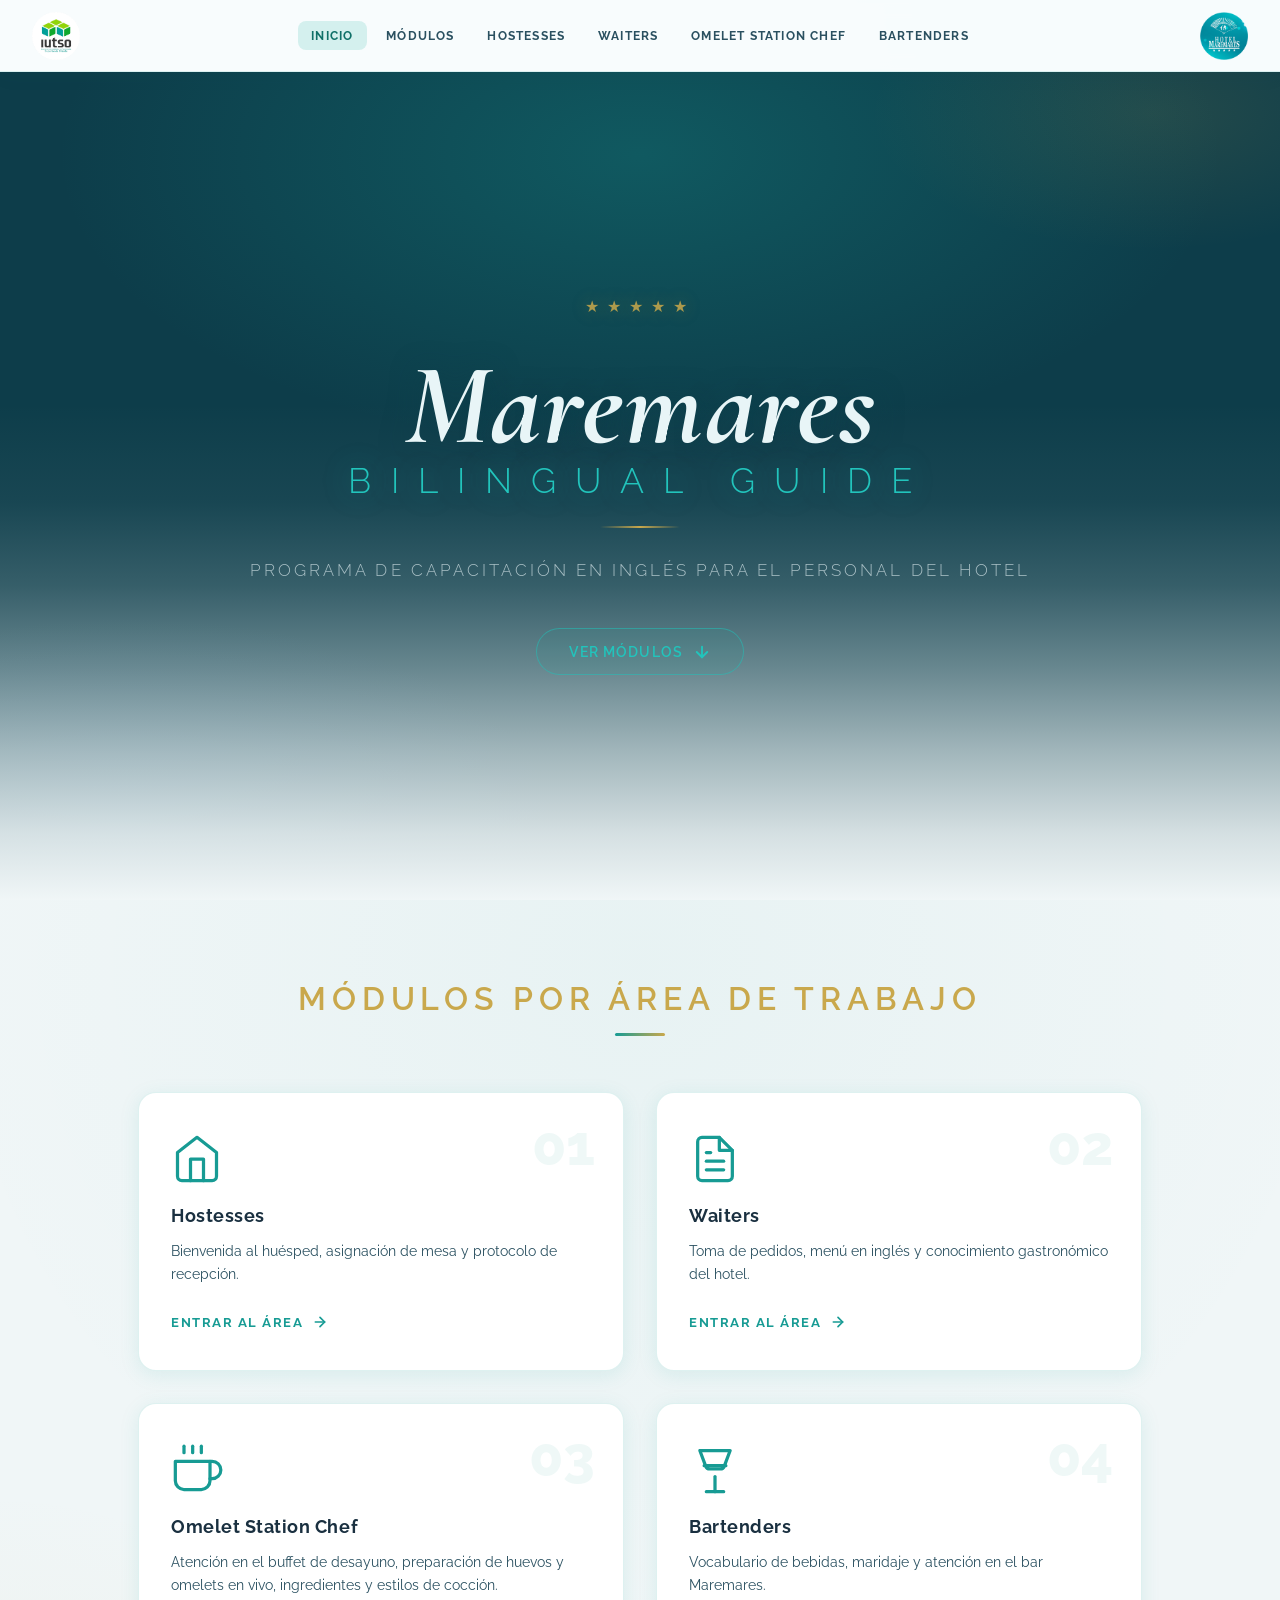
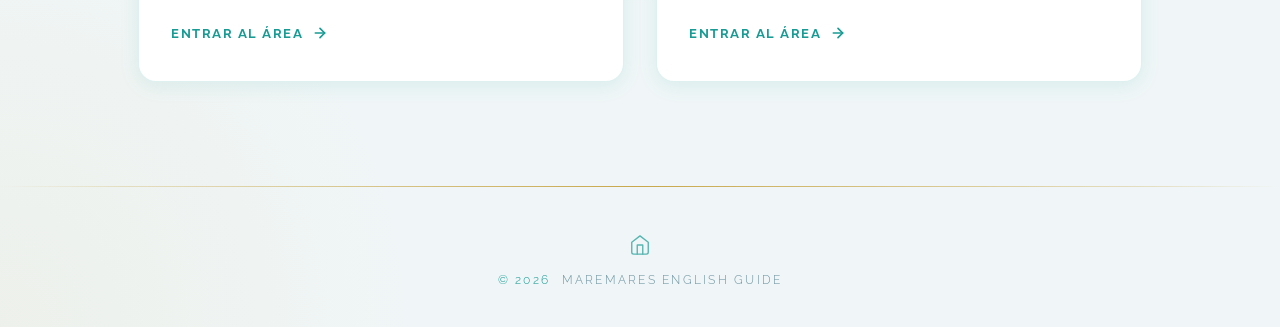
<file: index.html>
﻿<!DOCTYPE html>
<html lang="es">
<head>
    <meta charset="UTF-8">
    <meta name="viewport" content="width=device-width, initial-scale=1.0">
    <title>Maremares English Guide</title>

    <!-- Google Fonts:
         · Cormorant Garamond → serif de alta gama para el título del hero (usado por marcas como Hermès)
         · Raleway            → geométrica elegante para nav, badges y UI general
    -->
    <link rel="preconnect" href="https://fonts.googleapis.com">
    <link rel="preconnect" href="https://fonts.gstatic.com" crossorigin>
    <link href="https://fonts.googleapis.com/css2?family=Cormorant+Garamond:ital,wght@0,300;0,400;0,500;0,600;0,700;1,300;1,400&family=Raleway:wght@200;300;400;500;600;700;800;900&display=swap" rel="stylesheet">

    <!-- Hoja de estilos principal -->
    <link rel="stylesheet" href="./assets/css/styles.css">
</head>
<body>

    <!-- ==============================
         1. CABECERA (HEADER) + NAV
         Logo izquierda · Nav central · Logo derecha
    ============================== -->
    <header class="site-header">
        <!-- Logo izquierdo: Universidad IUTSO → enlaza a iutso.com -->
        <div class="header-logo header-logo--left">
            <a href="https://www.iutso.com" target="_blank" rel="noopener noreferrer" aria-label="Visitar sitio web de IUTSO">
                <img src="./assets/img/logo-iutso.png" alt="Logo IUTSO">
            </a>
        </div>

        <!-- Navegación central -->
        <nav class="site-nav" aria-label="Navegación principal">
            <a href="#heroCard" class="nav-link nav-link--active" id="navInicio">Inicio</a>
            <a href="#modulesSection" class="nav-link" id="navModulos">Módulos</a>
            <!-- Enlace al Módulo 1 ya creado -->
            <a href="welcome.html" class="nav-link nav-link--module">Hostesses</a>
            <a href="modulo2.html" class="nav-link nav-link--module">Waiters</a>
            <a href="modulo3.html" class="nav-link nav-link--module">Omelet Station Chef</a>
            <a href="modulo4.html" class="nav-link nav-link--module">Bartenders</a>
        </nav>

        <!-- Logo derecho: Hotel Maremares → enlaza a hotelmaremares.com -->
        <div class="header-logo header-logo--right">
            <a href="https://hotelmaremares.com/" target="_blank" rel="noopener noreferrer" aria-label="Visitar sitio web del Hotel Maremares">
                <img src="./assets/img/logo-maremare.png" alt="Logo Hotel Maremares">
            </a>
        </div>
    </header>

    <!-- ==============================
         2. SECCIÓN HERO — Pantalla completa, sin caja.
         El título ocupa todo el ancho. Fondo degradado turquesa-azul.
    ============================== -->
    <section class="hero-section" id="heroCard">
        <!-- Capa de degradado decorativo (no tapa el fondo, le da ambiente) -->
        <div class="hero-bg-overlay" aria-hidden="true"></div>

        <!-- Contenido centrado verticalmente -->
        <div class="hero-content">
            <div class="hero-stars" aria-hidden="true">★★★★★</div>

            <h1 class="hero-title">
                <span class="hero-title__main">Maremares</span>
                <span class="hero-title__accent">Bilingual Guide</span>
            </h1>

            <div class="hero-divider" aria-hidden="true"></div>

            <p class="hero-subtitle">
                Programa de capacitación en inglés para el personal del hotel
            </p>

            <!-- CTA: lleva al grid de módulos con scroll suave -->
            <a href="#modulesSection" class="hero-cta">
                Ver módulos
                <svg xmlns="http://www.w3.org/2000/svg" viewBox="0 0 24 24" fill="none" stroke="currentColor" stroke-width="2.5" stroke-linecap="round" stroke-linejoin="round">
                    <line x1="12" y1="5" x2="12" y2="19"/><polyline points="19,12 12,19 5,12"/>
                </svg>
            </a>
        </div>
    </section>

    <!-- ==============================
         3. SECCIÓN DE MÓDULOS (GRID 2x2)
         Las tarjetas aparecen con animación al hacer scroll (IntersectionObserver).
    ============================== -->
    <section class="modules-section" id="modulesSection">
        <!-- Título de sección (también animado con IntersectionObserver) -->
        <div class="modules-header reveal-element">
            <h2 class="modules-title">Módulos por Área de Trabajo</h2>
            <div class="modules-title-bar" aria-hidden="true"></div>
        </div>

        <!-- Grid 2x2 de tarjetas -->
        <div class="modules-grid" id="modulesGrid">

            <!-- TARJETA 1: Welcome & Seating -->
            <a href="welcome.html" class="module-card reveal-element">
                <div class="module-card__icon" aria-hidden="true">
                    <!-- Ícono SVG: puerta / bienvenida -->
                    <svg xmlns="http://www.w3.org/2000/svg" viewBox="0 0 24 24" fill="none" stroke="currentColor" stroke-width="1.5" stroke-linecap="round" stroke-linejoin="round">
                        <path d="M3 9l9-7 9 7v11a2 2 0 0 1-2 2H5a2 2 0 0 1-2-2z"/>
                        <polyline points="9,22 9,12 15,12 15,22"/>
                    </svg>
                </div>
                <div class="module-card__number" aria-hidden="true">01</div>
                <h3 class="module-card__title">Hostesses</h3>
                <p class="module-card__desc">Bienvenida al huésped, asignación de mesa y protocolo de recepción.</p>
                <div class="module-card__cta">
                    <span>Entrar al Área</span>
                    <svg class="cta-arrow" xmlns="http://www.w3.org/2000/svg" viewBox="0 0 24 24" fill="none" stroke="currentColor" stroke-width="2.5" stroke-linecap="round" stroke-linejoin="round">
                        <line x1="5" y1="12" x2="19" y2="12"/><polyline points="12,5 19,12 12,19"/>
                    </svg>
                </div>
            </a>

            <!-- TARJETA 2: Order Taking & Food Knowledge -->
            <a href="modulo2.html" class="module-card reveal-element">
                <div class="module-card__icon" aria-hidden="true">
                    <!-- Ícono SVG: bloc de notas / pedido -->
                    <svg xmlns="http://www.w3.org/2000/svg" viewBox="0 0 24 24" fill="none" stroke="currentColor" stroke-width="1.5" stroke-linecap="round" stroke-linejoin="round">
                        <path d="M14 2H6a2 2 0 0 0-2 2v16a2 2 0 0 0 2 2h12a2 2 0 0 0 2-2V8z"/>
                        <polyline points="14,2 14,8 20,8"/>
                        <line x1="16" y1="13" x2="8" y2="13"/><line x1="16" y1="17" x2="8" y2="17"/>
                        <polyline points="10,9 9,9 8,9"/>
                    </svg>
                </div>
                <div class="module-card__number" aria-hidden="true">02</div>
                <h3 class="module-card__title">Waiters</h3>
                <p class="module-card__desc">Toma de pedidos, menú en inglés y conocimiento gastronómico del hotel.</p>
                <div class="module-card__cta">
                    <span>Entrar al Área</span>
                    <svg class="cta-arrow" xmlns="http://www.w3.org/2000/svg" viewBox="0 0 24 24" fill="none" stroke="currentColor" stroke-width="2.5" stroke-linecap="round" stroke-linejoin="round">
                        <line x1="5" y1="12" x2="19" y2="12"/><polyline points="12,5 19,12 12,19"/>
                    </svg>
                </div>
            </a>

            <!-- TARJETA 3: Omelet Station Chef -->
            <a href="modulo3.html" class="module-card reveal-element">
                <div class="module-card__icon" aria-hidden="true">
                    <!-- Ícono SVG: bandeja / servicio -->
                    <svg xmlns="http://www.w3.org/2000/svg" viewBox="0 0 24 24" fill="none" stroke="currentColor" stroke-width="1.5" stroke-linecap="round" stroke-linejoin="round">
                        <path d="M18 8h1a4 4 0 0 1 0 8h-1"/>
                        <path d="M2 8h16v9a4 4 0 0 1-4 4H6a4 4 0 0 1-4-4V8z"/>
                        <line x1="6" y1="1" x2="6" y2="4"/><line x1="10" y1="1" x2="10" y2="4"/>
                        <line x1="14" y1="1" x2="14" y2="4"/>
                    </svg>
                </div>
                <div class="module-card__number" aria-hidden="true">03</div>
                <h3 class="module-card__title">Omelet Station Chef</h3>
                <p class="module-card__desc">Atención en el buffet de desayuno, preparación de huevos y omelets en vivo, ingredientes y estilos de cocción.</p>
                <div class="module-card__cta">
                    <span>Entrar al Área</span>
                    <svg class="cta-arrow" xmlns="http://www.w3.org/2000/svg" viewBox="0 0 24 24" fill="none" stroke="currentColor" stroke-width="2.5" stroke-linecap="round" stroke-linejoin="round">
                        <line x1="5" y1="12" x2="19" y2="12"/><polyline points="12,5 19,12 12,19"/>
                    </svg>
                </div>
            </a>

            <!-- TARJETA 4: Bar, Beverages & Pairing -->
            <a href="modulo4.html" class="module-card reveal-element">
                <div class="module-card__icon" aria-hidden="true">
                    <!-- Ícono SVG: copa de vino -->
                    <svg xmlns="http://www.w3.org/2000/svg" viewBox="0 0 24 24" fill="none" stroke="currentColor" stroke-width="1.5" stroke-linecap="round" stroke-linejoin="round">
                        <path d="M8 22h8"/><path d="M7 10h10"/>
                        <path d="M12 15v7"/><path d="M5 3h14l-2.7 7.2a2 2 0 0 1-1.9 1.3H9.6a2 2 0 0 1-1.9-1.3L5 3z"/>
                    </svg>
                </div>
                <div class="module-card__number" aria-hidden="true">04</div>
                <h3 class="module-card__title">Bartenders</h3>
                <p class="module-card__desc">Vocabulario de bebidas, maridaje y atención en el bar Maremares.</p>
                <div class="module-card__cta">
                    <span>Entrar al Área</span>
                    <svg class="cta-arrow" xmlns="http://www.w3.org/2000/svg" viewBox="0 0 24 24" fill="none" stroke="currentColor" stroke-width="2.5" stroke-linecap="round" stroke-linejoin="round">
                        <line x1="5" y1="12" x2="19" y2="12"/><polyline points="12,5 19,12 12,19"/>
                    </svg>
                </div>
            </a>

        </div><!-- /modules-grid -->
    </section>

    <!-- ==============================
         3. FOOTER
         Minimalista, centrado, tipografía fina.
    ============================== -->
    <footer class="site-footer">
        <div class="footer-inner">
            <!-- Ícono Home SVG -->
            <a href="#" class="footer-home-link" aria-label="Ir al inicio">
                <svg class="footer-icon" xmlns="http://www.w3.org/2000/svg" viewBox="0 0 24 24" fill="none" stroke="currentColor" stroke-width="1.5" stroke-linecap="round" stroke-linejoin="round">
                    <path d="M3 9l9-7 9 7v11a2 2 0 0 1-2 2H5a2 2 0 0 1-2-2z"/>
                    <polyline points="9,22 9,12 15,12 15,22"/>
                </svg>
            </a>
            <p class="footer-text">
                <span class="footer-copy">&copy; 2026</span>
                Maremares English Guide
            </p>
        </div>
    </footer>

    <!-- Script principal al final del body (buena práctica: DOM ya cargado) -->
    <script src="./assets/js/main.js"></script>

</body>
</html>
</file>
<file: assets/css/styles.css>
/* ================================================================
   MAREMARES ENGLISH GUIDE — styles.css
   Hotel Maremares Lechería · 5 Estrellas
   ================================================================ */


/* ----------------------------------------------------------------
   1. VARIABLES GLOBALES (:root)  ← PALETA LUMINOSA "RESORT DE LUJO"
   Aquí centralizamos todos los colores, fuentes y valores reutilizables.
   Si quieres cambiar el turquesa de toda la app, solo cambias aquí.
   ---------------------------------------------------------------- */
:root {
    /* ── Turquesa Maremares (Color principal del logo) ── */
    --color-primary:        #179b94;   /* Turquesa vibrante: color corporativo principal */
    --color-primary-dark:   #0f7068;   /* Turquesa oscuro: hover, bordes activos */
    --color-primary-glow:   #22c4bc;   /* Turquesa claro: brillos, iconos */
    --color-primary-light:  #d4f0ee;   /* Turquesa muy pálido: fondos sutiles */

    /* ── Azul del Logo Maremares ──
       El azul que aparece en el logo NO es navy oscuro.
       Es un azul petróleo/acero, cercano al agua profunda del Caribe. */
    --color-blue:           #2a6b8a;   /* Azul Maremares: agua profunda */
    --color-blue-dark:      #1e4f67;   /* Azul oscuro: texto sobre claro, hover */
    --color-blue-light:     #ddedf5;   /* Azul muy claro: fondos de acento */

    /* ── Dorado 5 Estrellas ── */
    --color-gold:           #c9a84c;   /* Dorado suave: estrellas, líneas decorativas */
    --color-gold-light:     #e8c96a;   /* Dorado brillante: hover de detalles */

    /* ── Fondos ──
       El hero tiene su propio fondo oscuro turquesa-azul.
       El resto de la página (grid, footer) es claro y luminoso. */
    --bg-page:              #f0f6f7;   /* Fondo general: gris-agua muy claro */
    --bg-card:              #ffffff;   /* Tarjetas: blanco puro */
    --bg-hero:              #0d3d4a;   /* Hero: azul-petróleo profundo (como el océano) */

    /* ── Textos ── */
    --text-hero:            #e8f5f7;   /* Texto sobre fondo oscuro del hero */
    --text-dark:            #1a3040;   /* Títulos: azul marino muy oscuro */
    --text-body:            #2a5060;   /* Cuerpo: azul petróleo medio */
    --text-muted:           #6a92a0;   /* Secundario: azul grisáceo */
    --text-white:           #ffffff;

    /* ── Sombras con tinte turquesa ── */
    --shadow-card:          0 4px 20px rgba(23, 155, 148, 0.10);
    --shadow-card-hover:    0 14px 40px rgba(23, 155, 148, 0.24);

    /* ── Bordes ── */
    --border-card:          rgba(23, 155, 148, 0.14);
    --border-card-hover:    rgba(23, 155, 148, 0.55);

    /* ── Tipografía y Medidas ── */
    --font-primary:         'Raleway', sans-serif;      /* UI general: nav, botones, cards */
    --font-display:         'Cormorant Garamond', serif; /* Títulos hero: elegancia de lujo */
    --spacing-section:      5rem;
    --radius-card:          18px;
    --transition-smooth:    0.35s cubic-bezier(0.25, 0.46, 0.45, 0.94);
}


/* ----------------------------------------------------------------
   2. RESET Y BASE GLOBAL
   ---------------------------------------------------------------- */
*, *::before, *::after {
    margin: 0;
    padding: 0;
    box-sizing: border-box;
}

html {
    scroll-behavior: smooth; /* Scroll suave al hacer clic en anclas */
    font-size: 16px;
}

body {
    font-family: var(--font-primary);
    /* Usamos la nueva variable de fondo luminoso claro */
    background-color: var(--bg-page);
    /* Los textos ahora son oscuros (legibles sobre fondo claro) */
    color: var(--text-dark);
    min-height: 100vh;
    overflow-x: hidden;

    /* ✨ Gradientes de luz: turquesa y dorado MUY sutiles sobre fondo claro.
       Simulan el reflejo de la luz natural en una piscina de resort.
       Si subes mucho la opacidad el fondo se ve "sucio"; este nivel es el justo. */
    background-image:
        /* Halo turquesa suave en la esquina superior derecha (luz de ventana) */
        radial-gradient(ellipse 60% 40% at 95% 0%,   rgba(23, 155, 148, 0.09) 0%, transparent 70%),
        /* Halo dorado muy tenue en la esquina inferior izquierda */
        radial-gradient(ellipse 50% 35% at 0%  100%, rgba(201, 168, 76,  0.07) 0%, transparent 65%),
        /* Halo turquesa suave centrado (profundidad de piscina) */
        radial-gradient(ellipse 80% 50% at 50% 50%,  rgba(23, 155, 148, 0.04) 0%, transparent 70%);
}

a {
    text-decoration: none;
    color: inherit;
}

img {
    display: block;
    max-width: 100%;
    height: auto;
}


/* ----------------------------------------------------------------
   3. HEADER + NAV
   Logos en los extremos · Nav funcional en el centro.
   ---------------------------------------------------------------- */
.site-header {
    display: flex;
    justify-content: space-between;
    align-items: center;
    padding: 0 2rem;            /* Sin padding vertical: la altura la dan los logos */
    height: 72px;               /* Altura fija: el nav queda perfectamente centrado */
    width: 100%;
    max-width: 100vw;
    position: sticky;
    top: 0;
    z-index: 1000;              /* Prioridad superior para que el contenido no se superponga */

    /* Fondo blanco translúcido: crea separación del hero sin cortar el color */
    background: rgba(248, 252, 253, 0.96);
    backdrop-filter: blur(10px);
    -webkit-backdrop-filter: blur(10px);
    border-bottom: 1px solid rgba(23, 155, 148, 0.12);
    box-shadow: 0 1px 20px rgba(13, 61, 74, 0.08);
}

.header-logo {
    flex: 0 0 auto;             /* Los logos NO se estiran: tamaño fijo */
    flex-shrink: 0;             /* NUNCA se encogen ni se empujan fuera de la pantalla */
    display: flex;
    align-items: center;
}

.header-logo--left {
    display: flex;
    justify-content: flex-start;
}

.header-logo--right {
    display: flex;
    justify-content: flex-end;
}

.header-logo img {
    height: 48px;
    width: auto;
    max-width: 130px;
    object-fit: contain;
    transition: transform var(--transition-smooth), opacity var(--transition-smooth);
}

.header-logo img:hover {
    transform: scale(1.04);
    opacity: 0.90;
}

/* ── NAVEGACIÓN CENTRAL ──
   flex: 1 hace que el nav ocupe todo el espacio entre los dos logos.
   El nav agrupa sus links con justify-content: center. */
.site-nav {
    display: flex;
    align-items: center;
    justify-content: center;
    gap: 0.35rem;
    flex: 1;                    /* Ocupa todo el espacio entre logos */
    min-width: 0;               /* Evita desbordamiento horizontal */
    padding: 0 1rem;
}

.nav-link {
    display: inline-flex;
    align-items: center;
    justify-content: center;
    padding: 0.45rem 0.85rem;
    border-radius: 8px;
    font-size: 0.75rem;
    font-weight: 700;               /* Raleway 700: nítido y limpio en tamaños pequeños */
    letter-spacing: 0.10em;         /* Raleway luce mejor con más espacio entre letras */
    text-transform: uppercase;      /* Mayúsculas: estilo de nav de revista de lujo */
    color: var(--text-body);
    white-space: nowrap;
    text-decoration: none;
    cursor: pointer;
    position: relative;
    outline: none;
    -webkit-tap-highlight-color: transparent; /* Elimina recuadro gris por defecto en móviles */
    transition: background var(--transition-smooth), color var(--transition-smooth), transform 0.15s ease;
}

/* Hover EXCLUSIVO para dispositivos con ratón/touchpad (evita que en móvil quede pegado) */
@media (hover: hover) and (pointer: fine) {
    .nav-link:not(.nav-link--disabled):not(.nav-link--active):hover {
        background: var(--color-primary-light);
        color: var(--color-primary-dark);
    }
}

/* Link activo: resaltado turquesa suave y distinguido */
.nav-link--active {
    color: var(--color-primary-dark);
    background: var(--color-primary-light);
}

/* Efecto táctil de pulsación: animación que responde al tap y se relaja */
.nav-link:active,
.nav-link.is-tapped {
    transform: scale(0.92);
    background: rgba(23, 155, 148, 0.22);
    color: var(--color-primary-dark);
    transition: transform 0.12s ease, background 0.12s ease;
}

/* Links deshabilitados (páginas no creadas aún):
   se ven apagados y muestran un tooltip "Próximamente" via title attr */
.nav-link--disabled {
    color: var(--text-muted);
    opacity: 0.55;
    cursor: not-allowed;
    pointer-events: none;       /* No hacen nada al hacer clic */
}


/* ----------------------------------------------------------------
   4. HERO SECTION — PANTALLA COMPLETA
   Sin caja ni glassmorphism. El fondo ES el diseño.
   Fondo: azul-petróleo del logo, con capas de luz.
   ---------------------------------------------------------------- */
.hero-section {
    position: relative;
    display: flex;
    justify-content: center;
    align-items: center;
    /* 100svh: viewport dinámico (descuenta la barra del navegador en móvil) */
    min-height: calc(100svh - 72px);
    width: 100%;
    overflow: hidden;
    text-align: center;

    /* Fondo base: el azul-petróleo oscuro del logo Maremares */
    background-color: var(--bg-hero);

    /* Capas de luz sobre el fondo oscuro: dan la sensación de piscina iluminada */
    background-image:
        /* Luz principal: turquesa suave desde arriba al centro */
        radial-gradient(ellipse 70% 55% at 50% 10%, rgba(23, 155, 148, 0.30) 0%, transparent 65%),
        /* Luz secundaria: azul desde abajo-izquierda (reflejo de agua) */
        radial-gradient(ellipse 55% 40% at 10% 90%, rgba(42, 107, 138, 0.35) 0%, transparent 60%),
        /* Brillo dorado muy sutil en la esquina superior derecha */
        radial-gradient(ellipse 40% 30% at 90% 5%,  rgba(201, 168, 76,  0.12) 0%, transparent 55%);
}

/* Overlay de gradiente inferior: crea una transición suave hacia la siguiente sección */
.hero-bg-overlay {
    position: absolute;
    inset: 0;
    /* Degradado con múltiples paradas intermedias para una transición suave.
       La clave es no dar saltos bruscos de opacidad: cada paso es pequeño.
       Empieza a desvanecerse desde el 40% y llega al color del fondo al 100%. */
    background: linear-gradient(
        to bottom,
        transparent                     0%,
        transparent                    40%,   /* Zona limpia: el fondo del hero se ve íntegro */
        rgba(240, 246, 247, 0.05)      52%,   /* Apenas empieza — casi imperceptible */
        rgba(240, 246, 247, 0.18)      62%,   /* Suave inicio visible */
        rgba(240, 246, 247, 0.40)      72%,   /* Aceleración gradual */
        rgba(240, 246, 247, 0.65)      82%,   /* Zona media: ya se nota el claro */
        rgba(240, 246, 247, 0.88)      92%,   /* Casi llegando al fondo de la página */
        var(--bg-page)                100%    /* Funde perfectamente con la sección de módulos */
    );
    pointer-events: none;
}

/* Contenedor del texto: centrado, ocupa el ancho total */
.hero-content {
    position: relative;         /* Para estar sobre el overlay */
    z-index: 1;
    width: 100%;
    max-width: 1000px;
    padding: 4rem 2rem;

    /* Animación de entrada */
    animation: heroFadeUp 0.9s ease-out forwards;
    opacity: 0;
}

/* Estrellas doradas */
.hero-stars {
    font-size: 1rem;
    letter-spacing: 0.5rem;
    color: var(--color-gold);
    margin-bottom: 2rem;
    opacity: 0.85;
    text-shadow: 0 0 20px rgba(201, 168, 76, 0.5);
}

/* Título: ahora ocupa casi todo el ancho de la pantalla */
.hero-title {
    line-height: 1.0;
    margin-bottom: 1.75rem;
}

.hero-title__main {
    display: block;
    /* clamp(mínimo, valor-fluido, máximo):
       en móvil: 3rem · en pantallas medianas: escala · en escritorio: 7rem */
    font-size: clamp(3rem, 9vw, 7.5rem);
    font-weight: 700;
    font-family: var(--font-display);   /* Cormorant Garamond: serif de lujo */
    font-style: italic;                 /* La cursiva en serif de alta gama da clase extra */
    letter-spacing: 0.01em;
    /* Blanco frío con tono celeste: legible sobre fondo oscuro de petróleo */
    color: var(--text-hero);
    /* Sombra de texto sutil para que resalte sobre las luces del fondo */
    text-shadow: 0 4px 30px rgba(13, 61, 74, 0.5);
}

.hero-title__accent {
    display: block;
    font-size: clamp(1rem, 3.2vw, 2.2rem);
    font-weight: 300;               /* Raleway 300: fino y elegante */
    letter-spacing: 0.55em;         /* Espaciado amplio: típico de marcas de lujo */
    text-transform: uppercase;
    /* Turquesa claro-brillante: complementa el azul del fondo */
    color: var(--color-primary-glow);
    text-shadow: 0 0 30px rgba(34, 196, 188, 0.4);
}

/* Separador dorado más ancho ahora que el título es grande */
.hero-divider {
    width: 80px;
    height: 2px;
    background: linear-gradient(90deg, transparent, var(--color-gold), transparent);
    margin: 0 auto 2rem;
    border-radius: 2px;
}

/* Subtítulo: texto claro sobre oscuro */
.hero-subtitle {
    font-size: clamp(0.85rem, 2vw, 1.05rem);
    font-weight: 300;
    color: rgba(232, 245, 247, 0.65);  /* Blanco frío, más translúcido */
    letter-spacing: 0.18em;
    text-transform: uppercase;
    margin-bottom: 3rem;
}

/* Botón CTA — "Ver módulos" — lleva al grid con scroll suave */
.hero-cta {
    display: inline-flex;
    align-items: center;
    gap: 0.6rem;
    padding: 0.85rem 2rem;
    border-radius: 50px;         /* Píldora */
    font-size: 0.9rem;
    font-weight: 600;
    letter-spacing: 0.08em;
    text-transform: uppercase;

    /* Borde turquesa translúcido (estilo "ghost button" de lujo) */
    border: 1.5px solid rgba(34, 196, 188, 0.5);
    color: var(--color-primary-glow);
    background: rgba(23, 155, 148, 0.10);
    backdrop-filter: blur(4px);
    transition: all var(--transition-smooth);
}

.hero-cta svg {
    width: 18px;
    height: 18px;
    transition: transform var(--transition-smooth);
}

.hero-cta:hover {
    background: rgba(23, 155, 148, 0.25);
    border-color: rgba(34, 196, 188, 0.8);
    color: #ffffff;
    box-shadow: 0 0 25px rgba(23, 155, 148, 0.3);
}

/* La flecha baja en hover: refuerza visualmente la dirección del CTA */
.hero-cta:hover svg {
    transform: translateY(4px);
}

/* Animación keyframe: aparece subiendo desde abajo con fade */
@keyframes heroFadeUp {
    from {
        opacity: 0;
        transform: translateY(30px);
    }
    to {
        opacity: 1;
        transform: translateY(0);
    }
}


/* ----------------------------------------------------------------
   5. SECCIÓN DE MÓDULOS
   Grid 2x2 con tarjetas glassmorphism.
   ---------------------------------------------------------------- */
.modules-section {
    padding: var(--spacing-section) 3rem;
    max-width: 1100px;
    margin: 0 auto;
    width: 100%;
}

/* Encabezado de la sección */
.modules-header {
    text-align: center;
    margin-bottom: 3.5rem;
}

.modules-title {
    font-size: clamp(1.3rem, 3vw, 2rem);
    font-weight: 600;
    letter-spacing: 0.18em;
    text-transform: uppercase;
    color: var(--color-gold);
    margin-bottom: 1rem;
}

/* Barra decorativa bajo el título de módulos */
.modules-title-bar {
    width: 50px;
    height: 3px;
    background: linear-gradient(90deg, var(--color-primary), var(--color-gold));
    margin: 0 auto;
    border-radius: 4px;
}

/* ── GRID DE TARJETAS ──
   1 columna en móvil → 2 columnas en pantallas >= 768px */
.modules-grid {
    display: grid;
    grid-template-columns: 1fr;                  /* Móvil: 1 columna */
    gap: 1.5rem;
}

@media (min-width: 768px) {
    .modules-grid {
        grid-template-columns: repeat(2, 1fr);   /* Escritorio: 2x2 */
        gap: 2rem;
    }
}

/* ── TARJETA DE MÓDULO ──
   Sin glassmorphism: fondo blanco sólido.
   El "lujo" aquí viene de las sombras, el radio y la transición de hover. */
.module-card {
    position: relative;
    display: flex;
    flex-direction: column;
    padding: 2.5rem 2rem;
    cursor: pointer;
    overflow: hidden;

    /* Blanco puro: máxima limpieza y luminosidad */
    background: var(--bg-card);
    border: 1px solid var(--border-card);
    border-radius: var(--radius-card);

    /* Sombra en reposo: sutil pero teñida de turquesa.
       Esto es lo que diferencia una tarjeta de "resort" de una tarjeta
       genérica: la sombra azul-gris parece de oficina;
       la sombra turquesa parece de hotel junto al mar. */
    box-shadow: var(--shadow-card);

    transition:
        transform var(--transition-smooth),
        border-color var(--transition-smooth),
        box-shadow var(--transition-smooth);
}

/* Línea de acento turquesa en la parte superior: aparece en hover */
.module-card::before {
    content: '';
    position: absolute;
    top: 0;
    left: 0;
    right: 0;
    height: 3px;
    background: linear-gradient(90deg, var(--color-primary), var(--color-gold));
    border-radius: var(--radius-card) var(--radius-card) 0 0;
    opacity: 0;
    transition: opacity var(--transition-smooth);
}

/* ✨ HOVER: Aquí pasa la magia de la interactividad.
   translateY(-8px): eleva físicamente la tarjeta (sensación de "levantar").
   --shadow-card-hover: sombra más grande y turquesa = parece flotar.
   --border-card-hover: el borde se enciende en turquesa = retroalimentación visual clara. */
.module-card:hover {
    transform: translateY(-8px);
    border-color: var(--border-card-hover);
    box-shadow: var(--shadow-card-hover);
}

.module-card:hover::before {
    opacity: 1;
}

/* Número decorativo grande en esquina superior */
.module-card__number {
    position: absolute;
    top: 1.5rem;
    right: 1.75rem;
    font-size: 3.5rem;
    font-weight: 800;
    /* Turquesa muy tenue: solo textura, casi invisible */
    color: rgba(23, 155, 148, 0.07);
    line-height: 1;
    user-select: none;
    transition: color var(--transition-smooth);
}

.module-card:hover .module-card__number {
    /* En hover se nota un poco más el número */
    color: rgba(23, 155, 148, 0.13);
}

/* Ícono SVG de la tarjeta */
.module-card__icon {
    width: 52px;
    height: 52px;
    /* Turquesa vibrante: idéntico al color primario del logo */
    color: var(--color-primary);
    margin-bottom: 1.25rem;
    transition: transform var(--transition-smooth), color var(--transition-smooth);
}

.module-card:hover .module-card__icon {
    transform: scale(1.1) rotate(-5deg);
    /* En hover cambia a dorado: señal de "área activa" */
    color: var(--color-gold);
}

/* Título de la tarjeta */
.module-card__title {
    font-size: 1.1rem;
    font-weight: 700;
    /* Azul marino oscuro: máxima legibilidad sobre blanco */
    color: var(--text-dark);
    letter-spacing: 0.03em;
    margin-bottom: 0.75rem;
    line-height: 1.3;
}

/* Descripción breve */
.module-card__desc {
    font-size: 0.875rem;
    font-weight: 400;
    color: var(--text-body);
    line-height: 1.65;
    flex: 1;
    margin-bottom: 1.75rem;
}

/* CTA "Entrar al Área" */
.module-card__cta {
    display: flex;
    align-items: center;
    gap: 0.5rem;
    font-size: 0.8rem;
    font-weight: 700;
    letter-spacing: 0.12em;
    text-transform: uppercase;
    color: var(--color-primary);
    transition: gap var(--transition-smooth), color var(--transition-smooth);
}

.module-card:hover .module-card__cta {
    gap: 0.85rem;
    color: var(--color-primary-dark);
}

.cta-arrow {
    width: 16px;
    height: 16px;
    transition: transform var(--transition-smooth);
}

.module-card:hover .cta-arrow {
    transform: translateX(4px);
}


/* ----------------------------------------------------------------
   6. ANIMACIÓN DE SCROLL (IntersectionObserver)
   Todos los elementos con clase .reveal-element empiezan ocultos.
   JavaScript los anima al entrar en el viewport.
   ---------------------------------------------------------------- */

/* Estado inicial: invisible y desplazado hacia abajo */
.reveal-element {
    opacity: 0;
    transform: translateY(28px);
    transition:
        opacity 0.6s ease-out,
        transform 0.6s ease-out;
}

/* Estado final: visible y en su posición normal.
   JavaScript añade esta clase con un delay escalonado. */
.reveal-element.is-visible {
    opacity: 1;
    transform: translateY(0);
}


/* ----------------------------------------------------------------
   7. FOOTER
   Minimalista, centrado, tipografía fina.
   Línea divisoria dorada elegante.
   ---------------------------------------------------------------- */
.site-footer {
    padding: 3rem 2rem 2.5rem;
    margin-top: 1.5rem;
    position: relative;
}

/* Línea delgada dorada que reemplaza la antigua línea opaca */
.site-footer::before {
    content: '';
    position: absolute;
    top: 0;
    left: 0;
    right: 0;
    height: 1px;
    background: linear-gradient(
        90deg,
        transparent 0%,
        rgba(201, 168, 76, 0.30) 10%,
        var(--color-gold) 50%,
        rgba(201, 168, 76, 0.30) 90%,
        transparent 100%
    );
}

.footer-inner {
    display: flex;
    flex-direction: column;
    align-items: center;
    gap: 0.75rem;
}

.footer-home-link {
    color: var(--color-primary);
    opacity: 0.7;
    transition: opacity var(--transition-smooth), transform var(--transition-smooth), color var(--transition-smooth);
}

.footer-home-link:hover {
    opacity: 1;
    color: var(--color-gold);
    transform: translateY(-2px);
}

.footer-icon {
    width: 22px;
    height: 22px;
}

.footer-text {
    font-size: 0.78rem;
    font-weight: 300;
    letter-spacing: 0.18em;
    text-transform: uppercase;
    color: var(--text-muted);
}

.footer-copy {
    color: var(--color-primary);
    margin-right: 0.4rem;
}


/* ================================================================
   7. SECCIÓN PRUEBA: VOCABULARIO INTERACTIVO
   Diseño adaptado a la paleta Maremares.
   Independiente del grid de módulos.
   ================================================================ */

/* ── Contenedor de la sección ── */
.vocab-test-section {
    /* Mismo fondo oscuro que el hero: da continuidad sin romper la página */
    background-color: var(--bg-hero);
    background-image:
        radial-gradient(ellipse 60% 50% at 80% 20%, rgba(23, 155, 148, 0.18) 0%, transparent 65%),
        radial-gradient(ellipse 50% 40% at 15% 80%, rgba(42, 107, 138, 0.20) 0%, transparent 60%);
    padding: 5rem 2rem;
}

/* ── Cabecera de la sección ── */
.vocab-test-header {
    text-align: center;
    margin-bottom: 3rem;
}

/* Etiqueta "Fase de Testeo" */
.vocab-test-badge {
    display: inline-block;
    padding: 0.3rem 1rem;
    border-radius: 50px;
    font-size: 0.72rem;
    font-weight: 700;
    letter-spacing: 0.12em;
    text-transform: uppercase;
    /* Color: reutilizamos el dorado de los detalles del hotel */
    background: rgba(201, 168, 76, 0.15);
    color: var(--color-gold);
    border: 1px solid rgba(201, 168, 76, 0.30);
    margin-bottom: 1rem;
}

.vocab-test-title {
    /* Raleway 900 uppercase: bold e impactante, pero diferente al Cormorant
       italic del hero. Así "Maremares" conserva su fuente única. */
    font-family: var(--font-primary);   /* Raleway */
    font-style: normal;                 /* Sin cursiva: se diferencia del hero */
    font-size: clamp(1.6rem, 4vw, 2.6rem);
    font-weight: 900;
    text-transform: uppercase;
    letter-spacing: 0.06em;
    color: var(--text-hero);
    margin-bottom: 0.75rem;
}

.vocab-test-subtitle {
    font-size: 0.88rem;
    font-weight: 300;
    color: rgba(232, 245, 247, 0.55);
    line-height: 1.8;
    max-width: 580px;
    margin: 0 auto;
}

.vocab-test-subtitle strong {
    color: rgba(232, 245, 247, 0.80);
    font-weight: 600;
}

.vocab-test-subtitle em {
    color: var(--color-primary-glow);
    font-style: normal;
}

/* ── Grid de tarjetas: 1 columna → 2 → 3 ── */
.vocab-grid-container {
    display: grid;
    grid-template-columns: 1fr;           /* Móvil: 1 columna */
    gap: 1rem;
    max-width: 1000px;
    margin: 0 auto;
}

@media (min-width: 580px) {
    .vocab-grid-container {
        grid-template-columns: repeat(2, 1fr);   /* Tablet: 2 columnas */
    }
}

@media (min-width: 860px) {
    .vocab-grid-container {
        grid-template-columns: repeat(3, 1fr);   /* Escritorio: 3 columnas */
    }
}

/* ── Tarjeta de vocabulario ──
   Diseño basado en la imagen de referencia pero con paleta Maremares:
   fondo oscuro translúcido, borde lateral turquesa, sin borde azul-claro. */
.vocab-card {
    display: flex;
    align-items: center;
    justify-content: space-between;
    gap: 1rem;
    padding: 1.1rem 1.25rem;
    border-radius: 12px;
    cursor: pointer;

    /* Fondo: cristal oscuro sobre el fondo petróleo de la sección */
    background: rgba(255, 255, 255, 0.05);
    border: 1px solid rgba(23, 155, 148, 0.18);
    /* Borde lateral izquierdo turquesa: el acento visual principal de la tarjeta */
    border-left: 4px solid var(--color-primary);

    /* Sombra muy sutil */
    box-shadow: 0 2px 12px rgba(0, 0, 0, 0.20);
    transition:
        background var(--transition-smooth),
        border-left-color var(--transition-smooth),
        transform var(--transition-smooth),
        box-shadow var(--transition-smooth);
}

/* Hover normal: eleva la tarjeta y cambia el borde a dorado */
.vocab-card:hover {
    background: rgba(255, 255, 255, 0.09);
    border-left-color: var(--color-gold);   /* Borde lateral pasa a dorado en hover */
    transform: translateY(-2px);
    box-shadow: 0 6px 20px rgba(0, 0, 0, 0.30);
}

/* Estado activo (reproduciendo): destaca con turquesa más fuerte */
.vocab-card.is-speaking {
    background: rgba(23, 155, 148, 0.12);
    border-left-color: var(--color-primary-glow);
    box-shadow: 0 0 0 2px rgba(34, 196, 188, 0.25), 0 6px 20px rgba(0, 0, 0, 0.30);
}

/* ── Cuerpo de texto de la tarjeta ── */
.vocab-card__body {
    display: flex;
    flex-direction: column;
    gap: 0.2rem;
    flex: 1;
    min-width: 0;                /* Evita que el texto rompa el layout en pantallas pequeñas */
}

/* Palabra en inglés: protagonista */
.vocab-word {
    font-size: 1.05rem;
    font-weight: 700;
    color: var(--text-hero);
    letter-spacing: 0.02em;
    line-height: 1.2;
}

/* Transcripción IPA */
.vocab-phonetic {
    font-size: 0.78rem;
    font-weight: 400;
    color: var(--color-primary-glow);   /* Turquesa claro: se diferencia sin gritar */
    letter-spacing: 0.01em;
    font-family: 'Georgia', serif;      /* Serif para los símbolos IPA: se leen mejor */
}

/* Guía de pronunciación en español */
.vocab-guide {
    font-size: 0.72rem;
    font-weight: 400;
    color: rgba(232, 245, 247, 0.45);   /* Muy suave: información de apoyo, no protagonista */
    letter-spacing: 0.03em;
}

/* ── Botón altavoz ── */
.vocab-speak-btn {
    /* Reset de estilos de botón nativo */
    appearance: none;
    border: none;
    background: none;
    cursor: pointer;
    padding: 0;

    /* Contenedor circular turquesa */
    display: flex;
    align-items: center;
    justify-content: center;
    width: 40px;
    height: 40px;
    min-width: 40px;        /* No se achica en flex */
    border-radius: 50%;
    background: rgba(23, 155, 148, 0.20);
    border: 1.5px solid rgba(23, 155, 148, 0.35);
    color: var(--color-primary-glow);

    transition:
        background var(--transition-smooth),
        border-color var(--transition-smooth),
        transform var(--transition-smooth),
        color var(--transition-smooth);
}

.vocab-speak-btn svg {
    width: 18px;
    height: 18px;
    pointer-events: none;   /* El SVG no debe capturar el clic, solo el botón padre */
}

/* Hover en el botón */
.vocab-speak-btn:hover {
    background: rgba(23, 155, 148, 0.40);
    border-color: var(--color-primary-glow);
    transform: scale(1.08);
}

/* Estado activo / reproduciendo */
.vocab-speak-btn.is-speaking {
    background: var(--color-primary);
    border-color: var(--color-primary-glow);
    color: #ffffff;
    /* Pulso suave que indica que está "hablando" */
    animation: speakPulse 1s ease-in-out infinite;
}

/* Animación de pulso durante la reproducción */
@keyframes speakPulse {
    0%, 100% { box-shadow: 0 0 0 0 rgba(34, 196, 188, 0.4); }
    50%       { box-shadow: 0 0 0 8px rgba(34, 196, 188, 0); }
}


/* ----------------------------------------------------------------
   8. RESPONSIVE ADICIONAL
   ---------------------------------------------------------------- */

/* Tablet y pantallas medianas (< 960px):
   Ocultamos los nombres largos de módulos para mantener el header 100% equilibrado y responsive:
   [Logo IUTSO] [INICIO] [MÓDULOS] [Logo Maremares] */
@media (max-width: 960px) {
    .nav-link--module {
        display: none !important;
    }
    .nav-link--disabled {
        display: none !important;
    }
}

/* Móvil general (< 600px):
   Header compacto, logos visibles y centrados con INICIO y MÓDULOS sin desbordamiento */
@media (max-width: 600px) {
    .site-header {
        padding: 0 0.85rem;
        height: 60px;
    }

    .header-logo {
        flex-shrink: 0;
    }

    .header-logo img {
        height: 38px;
        max-width: 80px;
    }

    /* En móvil se muestran Inicio y Módulos con espacio equilibrado */
    .site-nav {
        gap: 0.35rem;
        padding: 0 0.35rem;
        flex: 1;
        justify-content: center;
        min-width: 0;
    }

    .nav-link {
        font-size: 0.72rem;
        padding: 0.38rem 0.65rem;
        letter-spacing: 0.06em;
    }

    .modules-section {
        padding: 3.5rem 1.25rem;
    }

    .module-card {
        padding: 1.75rem 1.25rem;
    }
}

/* Pantallas móviles muy estrechas (< 360px):
   Ajuste micrométrico para que quepa todo sin empujar los logos */
@media (max-width: 360px) {
    .site-header {
        padding: 0 0.5rem;
        height: 56px;
    }

    .header-logo img {
        height: 32px;
        max-width: 65px;
    }

    .site-nav {
        gap: 0.2rem;
        padding: 0 0.2rem;
    }

    .nav-link {
        font-size: 0.68rem;
        padding: 0.32rem 0.48rem;
        letter-spacing: 0.04em;
    }
}


/* ── Aviso para usuarios de Brave Browser ── */
.vocab-brave-notice {
    display: flex;
    align-items: flex-start;
    gap: 0.75rem;
    max-width: 1000px;
    margin: 0 auto 1.5rem;
    padding: 0.85rem 1.1rem;
    border-radius: 10px;
    background: rgba(201, 168, 76, 0.10);
    border: 1px solid rgba(201, 168, 76, 0.30);
    border-left: 4px solid var(--color-gold);
}

.vocab-brave-notice__icon {
    font-size: 1.2rem;
    flex-shrink: 0;
    margin-top: 0.05rem;
}

.vocab-brave-notice p {
    font-size: 0.82rem;
    color: rgba(232, 245, 247, 0.70);
    line-height: 1.6;
    flex: 1;
}

.vocab-brave-notice strong {
    color: var(--color-gold);
    font-weight: 600;
}

.vocab-brave-notice em {
    color: rgba(232, 245, 247, 0.90);
    font-style: normal;
    font-weight: 500;
}

.vocab-brave-notice__close {
    appearance: none;
    border: none;
    background: none;
    cursor: pointer;
    color: rgba(232, 245, 247, 0.40);
    font-size: 0.9rem;
    padding: 0.1rem 0.25rem;
    flex-shrink: 0;
    transition: color var(--transition-smooth);
}

.vocab-brave-notice__close:hover {
    color: var(--color-gold);
}
</file>
